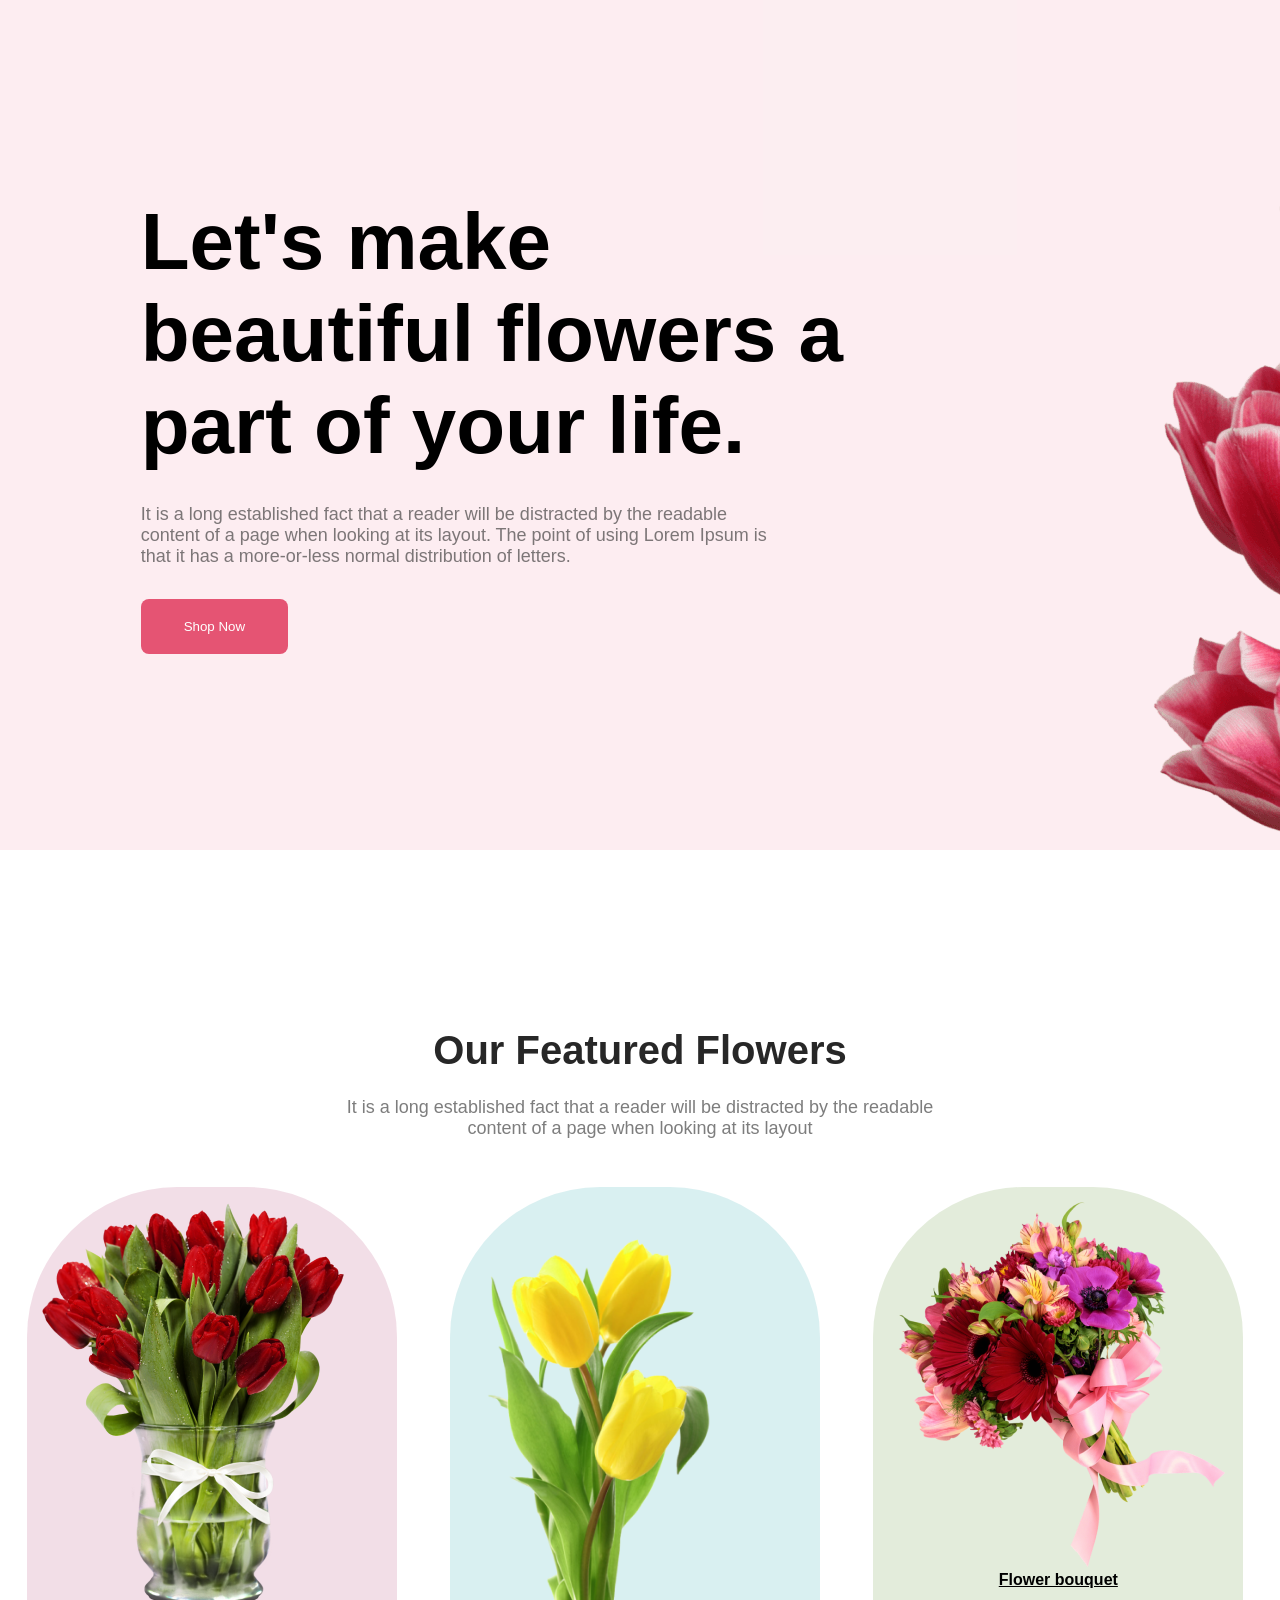
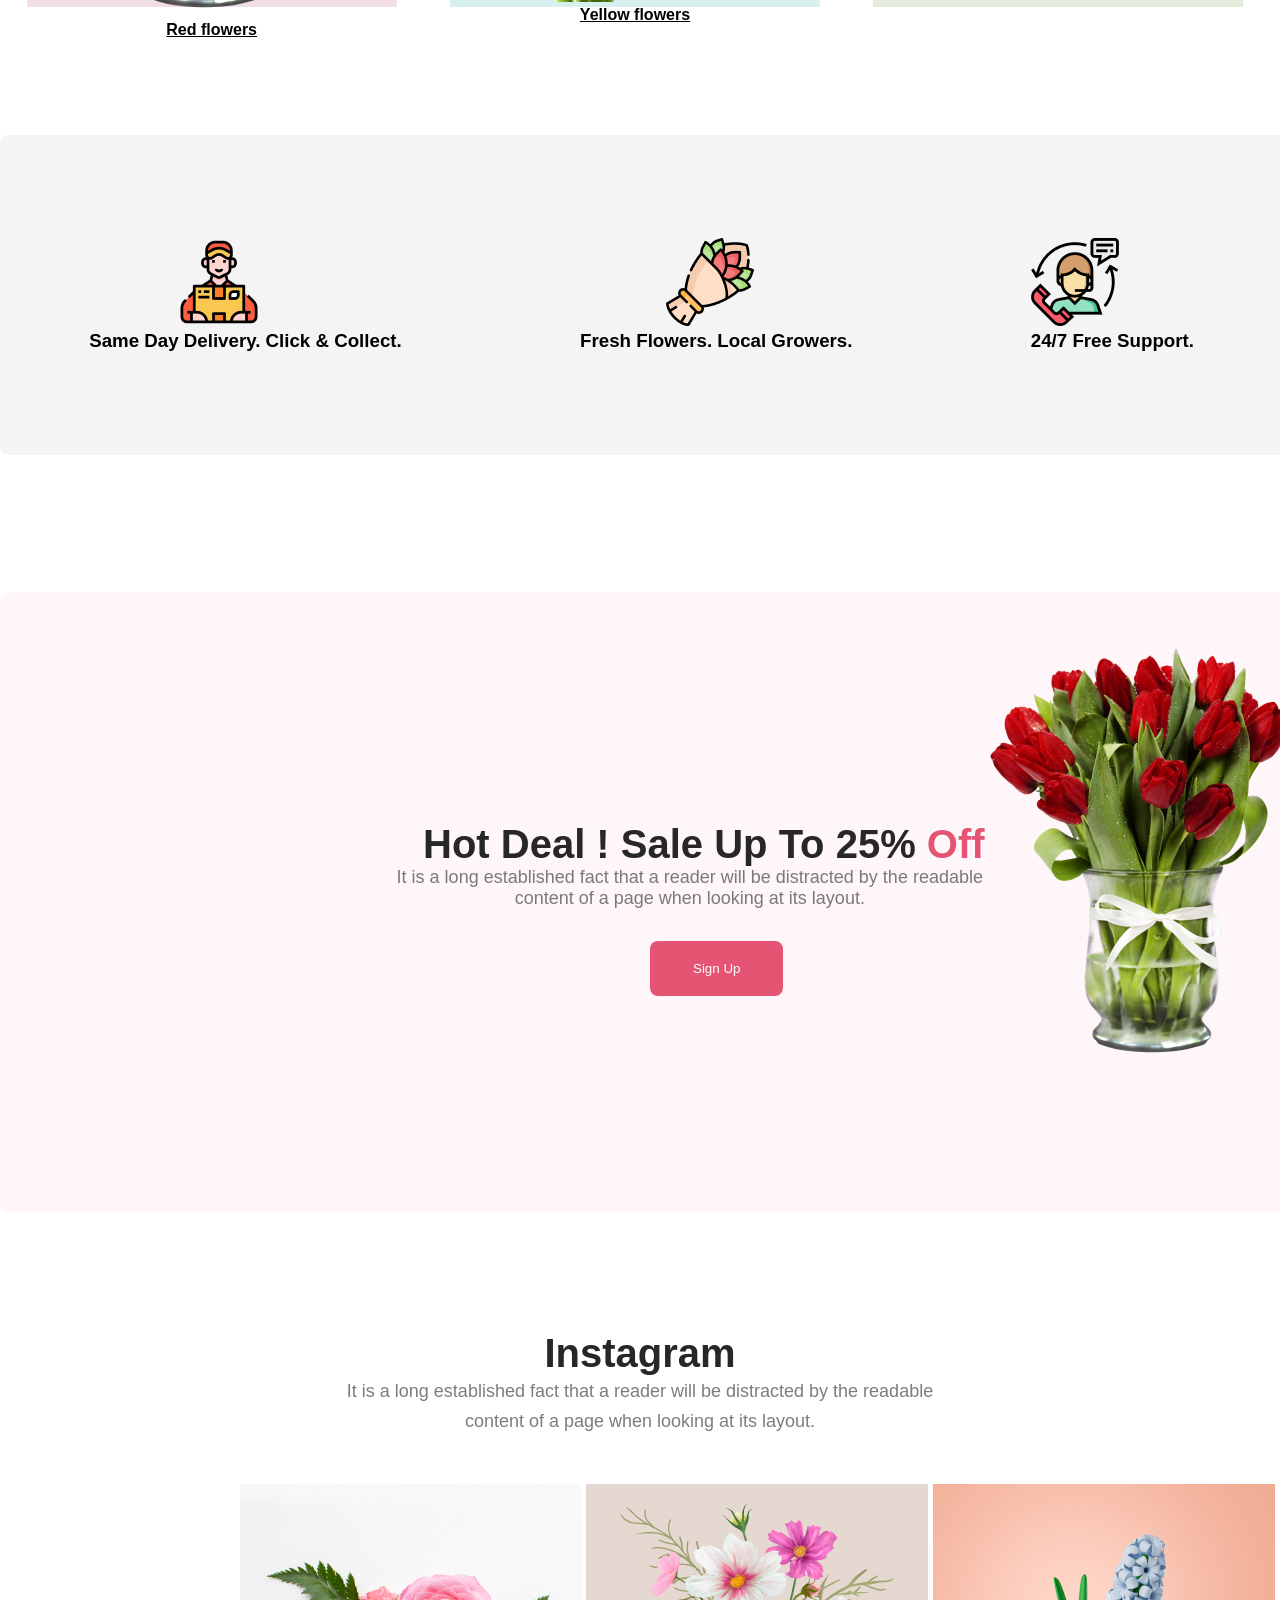
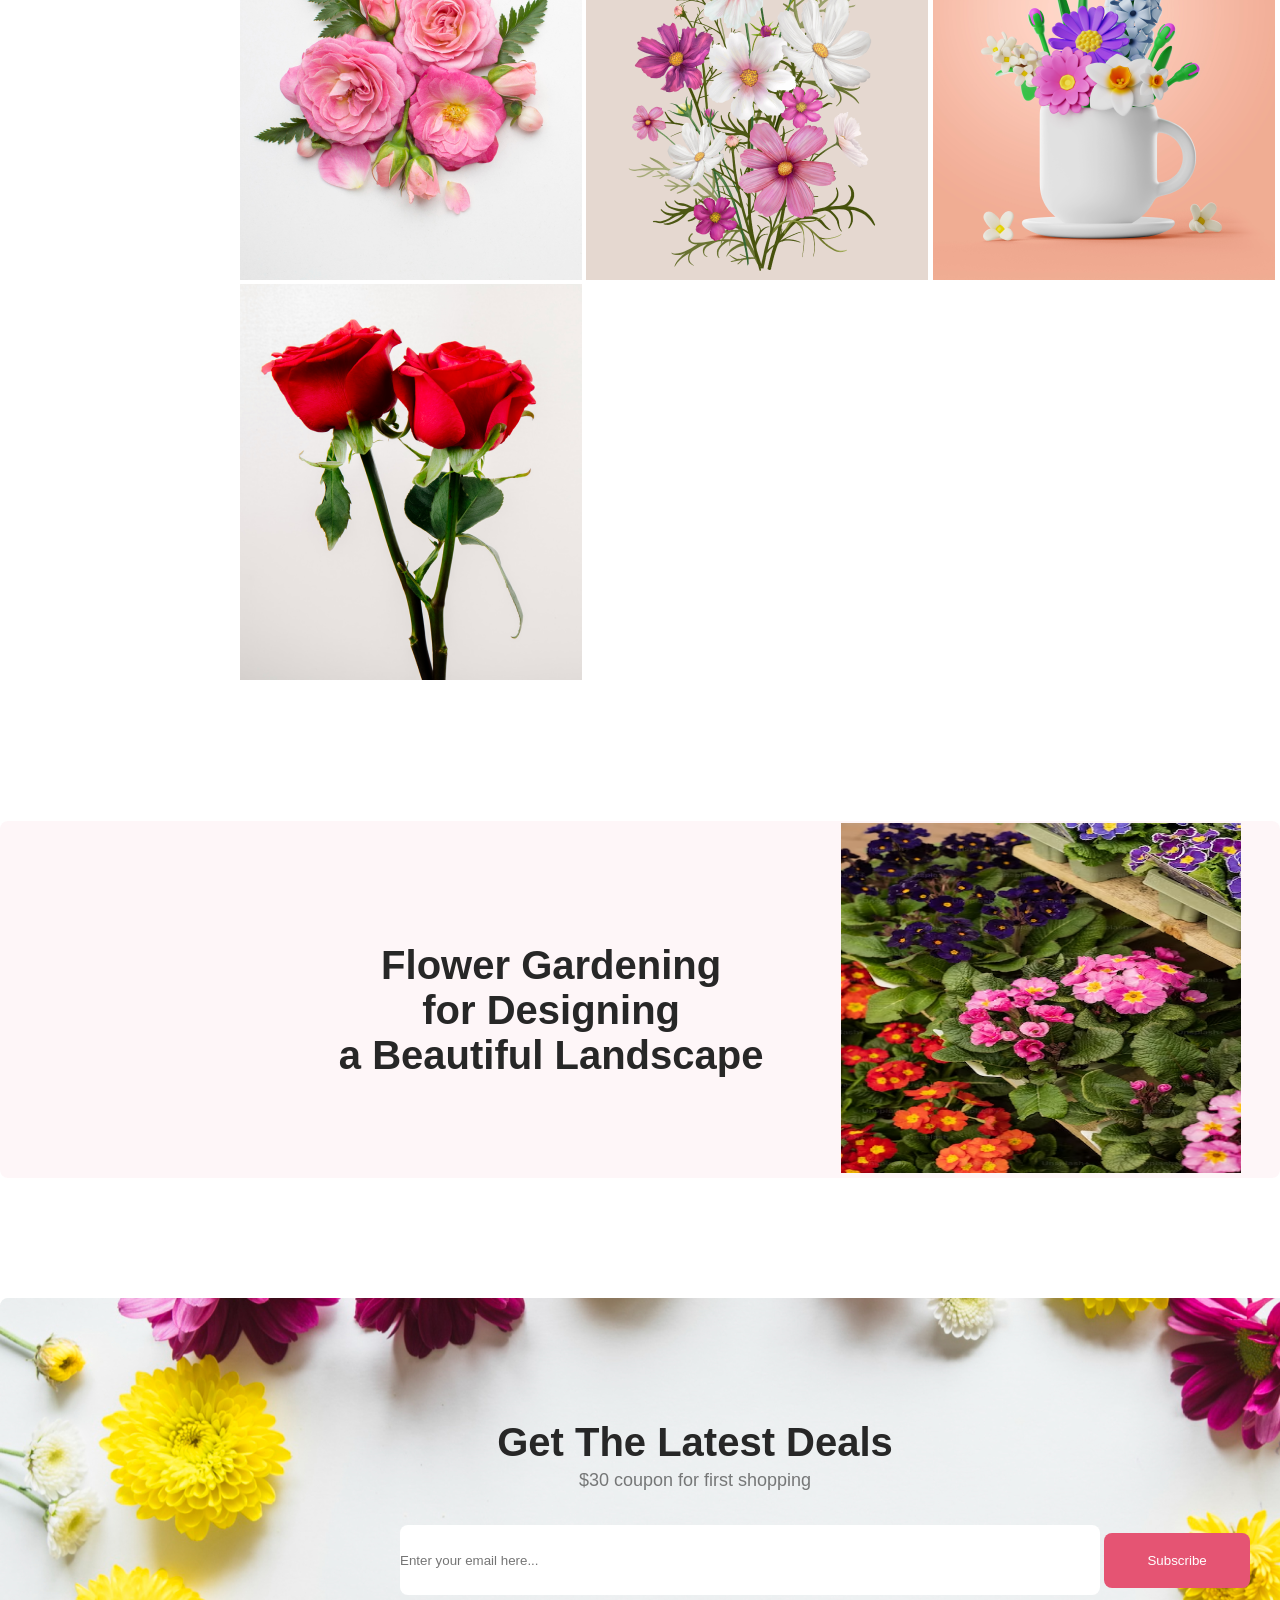
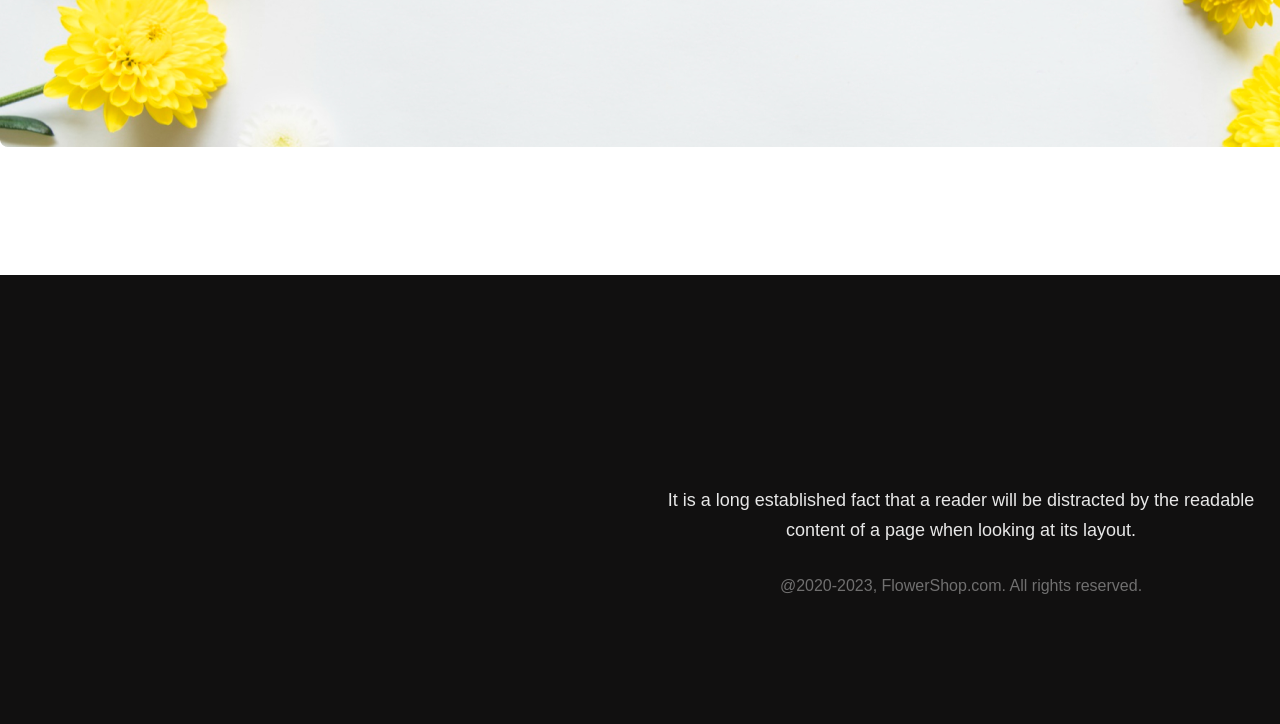
<file: flower-shop-assignment/Traial/index.html>
<!DOCTYPE html>
<html lang="en">

<head>
    <meta charset="UTF-8">
    <meta name="viewport" content="width=device-width, initial-scale=1.0">
    <title>Online Flower Shop</title>
    <link rel="stylesheet" href="style/style.css">
</head>

<body>
    <header>
        <!-- this is the heading section -->
        <section class="banner">
            <div class="text">
                <h1 class="text-title">Let's make <br> beautiful flowers a
                    <br> part of your life.
                </h1>
                <p class="text-description">It is a long established fact that a reader will be distracted by the readable
                    <br> content of a page when looking at its layout. The point of using Lorem Ipsum is <br> that
                    it has a more-or-less normal distribution of letters.
                </p>
                <input class="btn" type="button" value="Shop Now">
            </div>
            <div class="photo">
                <img src="../Flower Asset/pngwing 10.png" alt="">
            </div>
        </section>

    </header>
    <main>
        <!-- main feature section start -->
        <section>
            <h3 class="section-title">Our Featured Flowers</h3>
            <p class="section-description">It is a long established fact that a reader will be distracted by the
                readable <br>
                content of a page when looking at its layout</p>

            <box class="picture-container">
                <div class="picture1">
                    <img src="../Flower Asset/pngwing 8.png" alt="">
                    <figcaption class="fig-align">Red flowers </figcaption>
                </div>
                <div class="picture2">
                    <img width="270px" src="../Flower Asset/pngwing 7.png" alt="">
                    <figcaption class="fig-align">Yellow flowers</figcaption>
                </div>
                <div class="picture3">
                    <img src="../Flower Asset/pngwing 5.png" alt="">
                    <figcaption class="fig-align">Flower bouquet</figcaption>
                </box>

            </div>
        </section>
        <section class="box">
            <div>
                <img class="icon" src="../Flower Asset/Group 57.png" alt="">
                <h3>Same Day Delivery. Click & Collect.</h3>
            </div>
            <div>
                <img src="../Flower Asset/Group 58.png" alt="" class="icon">
                <h3 class="icon-descrip">Fresh Flowers. Local Growers.</h3>
            </div>
            <div>
                <img src="../Flower Asset/Group 59.png" alt="" class="icon3">
                <h3 class="icon-descrip">24/7 Free Support.</h3>
            </div>
        </section>

        <!-- This is the hot deal section -->
        <section class="hot-deal-container">
                <div>
                    <h1 class="container-title">Hot Deal ! Sale Up To 25% <span>Off</span> </h1>
                    <p class="container-title-describe">It is a long established fact that a reader will be distracted by the readable<br>content of a
                        page when looking at its layout.</p>
                    <input id="btn-change" class="btn" type="button" value="Sign Up">
                </div>
                <div class="photo">
                    <img class="deal-photo" src="../Flower Asset/pngwing 8.png" alt="">
                </div>
        </section>
        <!-- instagram -->
        <section class="instagram-container">
            <h1 class="instagram-title">Instagram</h1>
            <p class="title-description">It is a long established fact that a reader will be distracted by the readable
                <br>content of a page when looking at its layout.
            </p>
            <div class="image-container">
                <img src="../Flower Asset/Flower 01.png" alt="">
                <img src="../Flower Asset/Rectangle 4.png" alt="">
                <img src="../Flower Asset/Rectangle 5.png" alt="">
                <img src="../Flower Asset/Rectangle 6.png" alt="">
            </div>
        </section>
        <section class="Flower-gardening">
            <div>
                <h1 id="garden-title" class="latest-title">Flower Gardening <br> for
                Designing <br> a Beautiful Landscape</h1>
            </div>
            <div>
                <img id="garden-photo" src="../Flower Asset/flower.png" alt="">
            </div>
        </section>
        <!-- get the latest details -->
        <section class="latest-details">
            <h1 class="latest-title">Get The Latest Deals</h1>
            <p class="latest-title-description">$30 coupon for first shopping</p>
            <div class="place">
                <input placeholder="Enter your email here..." type="text" class="email">
                <button class="btn">Subscribe</button>
            </div>
        </section>

    </main>
    <footer>
        <section class="flowershop-container">
            <p class="flowershop-description">It is a long established fact that a reader will be distracted by the
                readable <br> content of a page when looking at its layout.</p>
            <p class="end-description">@2020-2023, FlowerShop.com. All rights reserved. </p>
        </section>
    </footer>
</body>
</html>
</file>
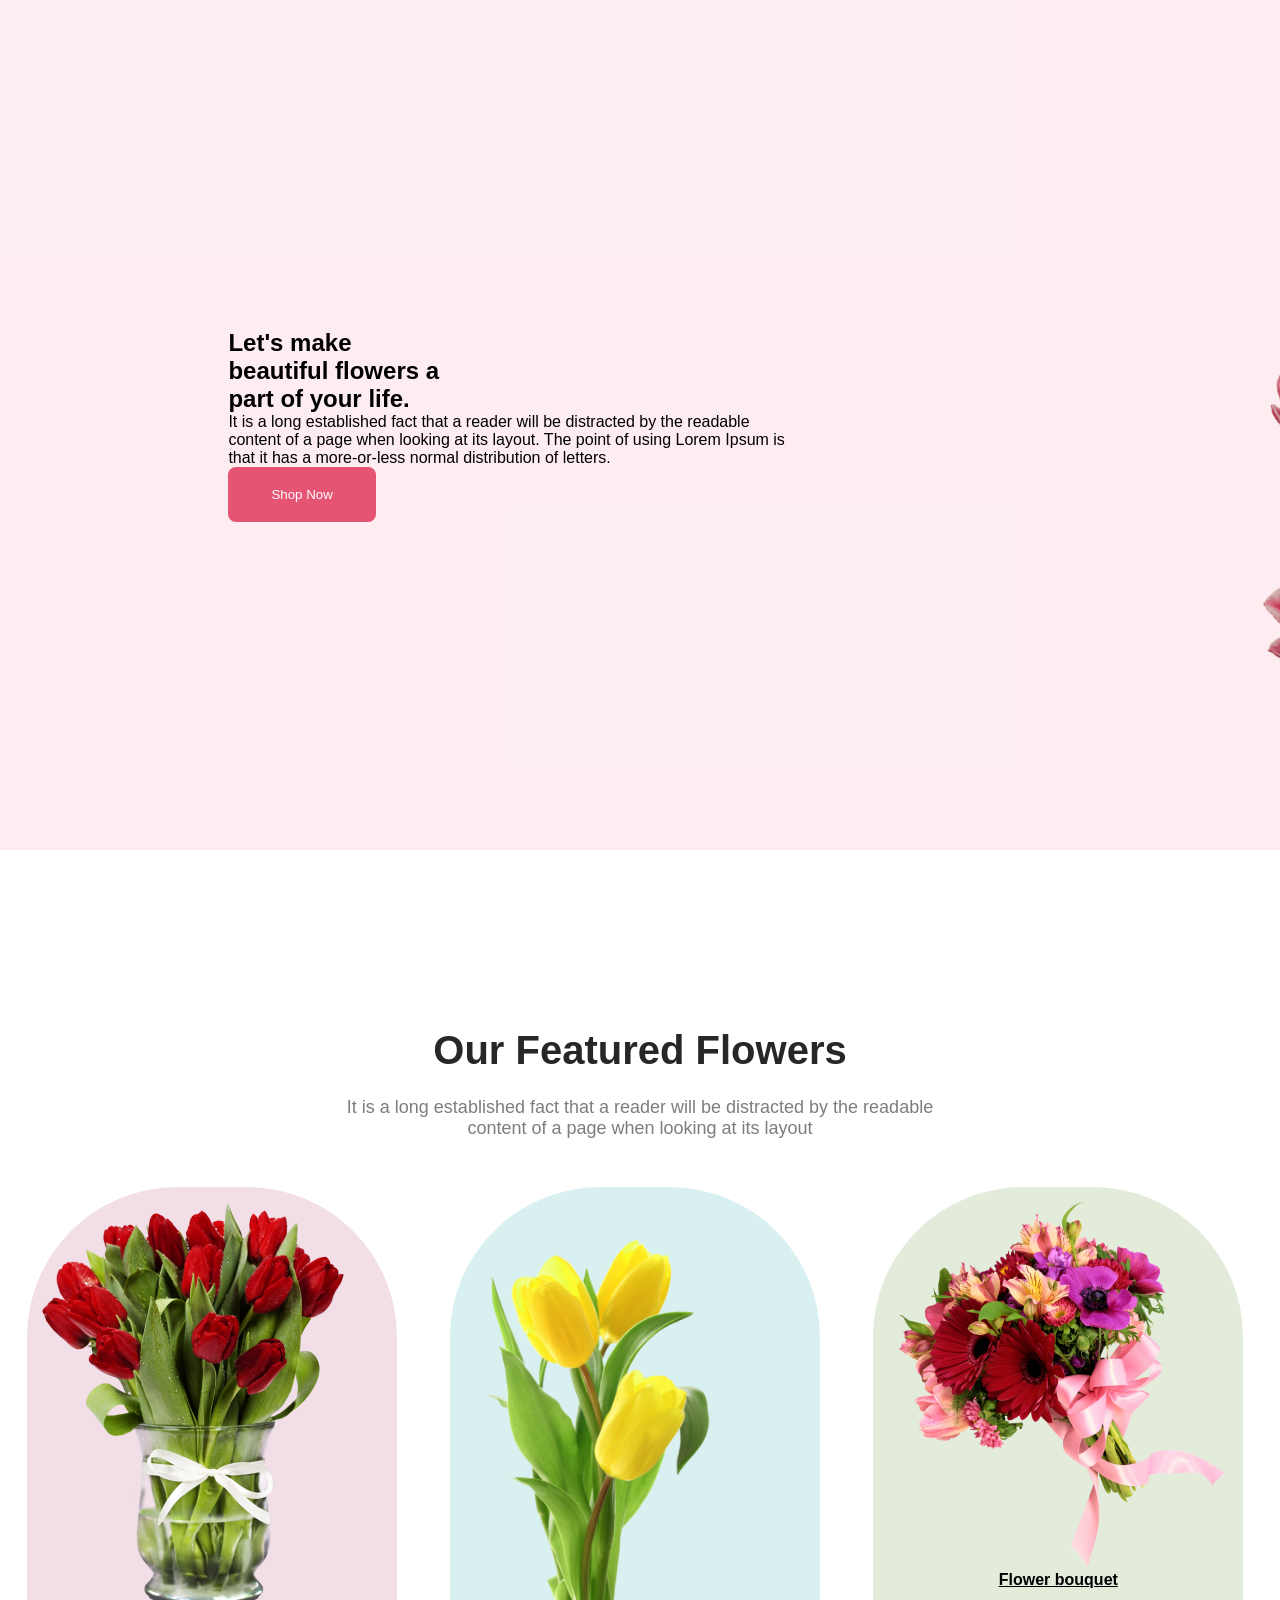
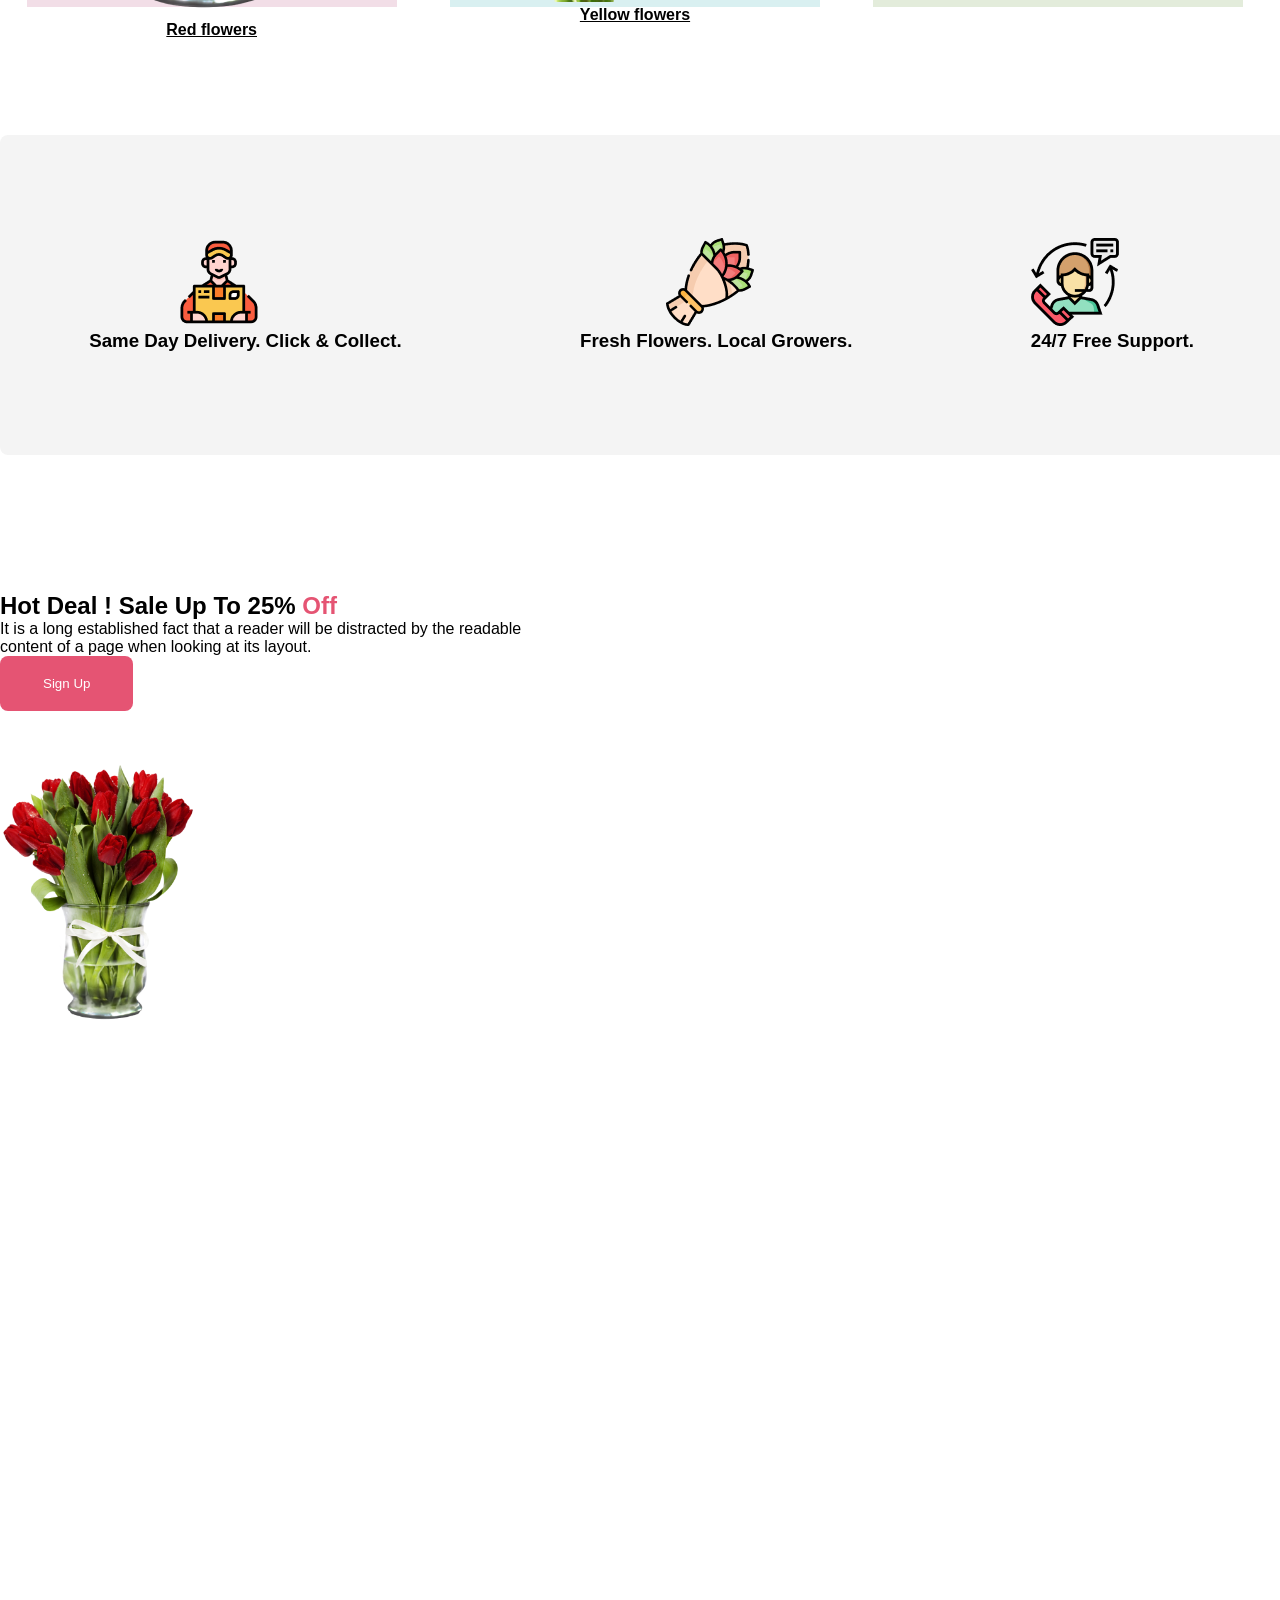
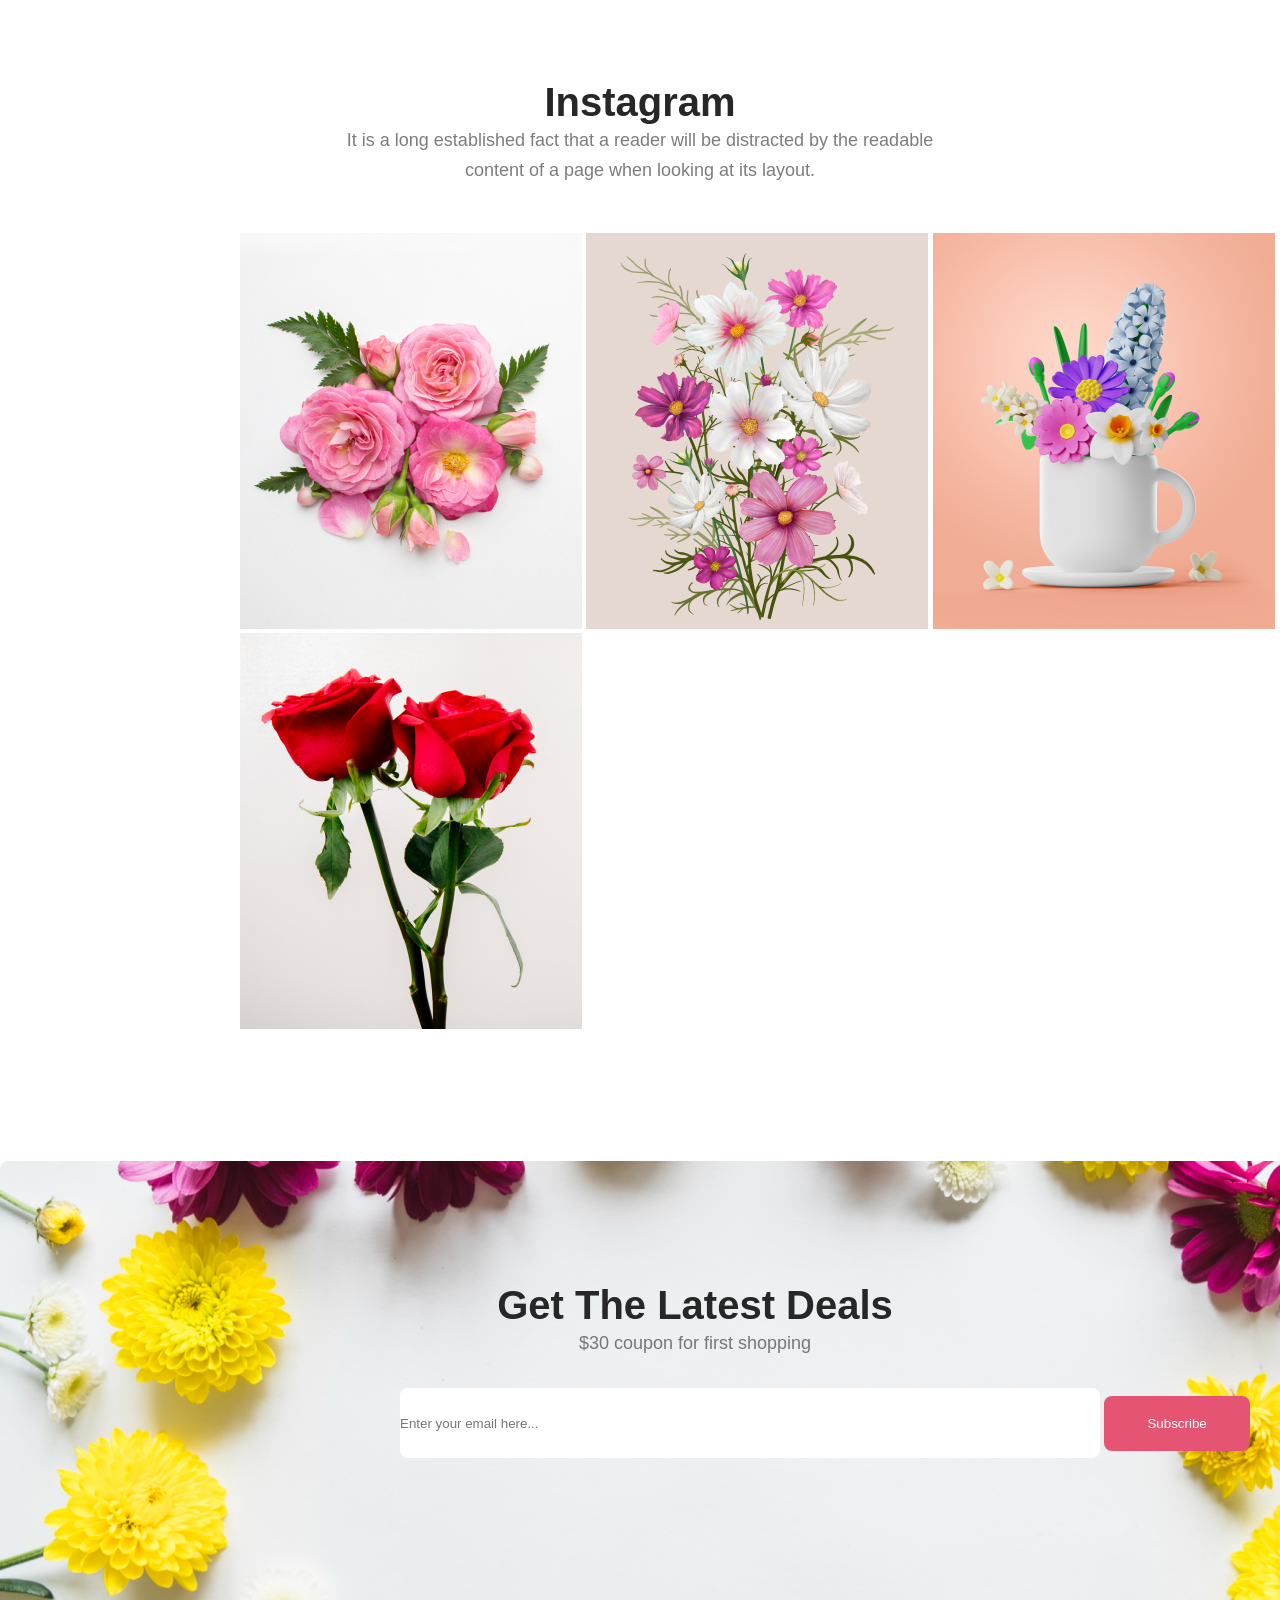
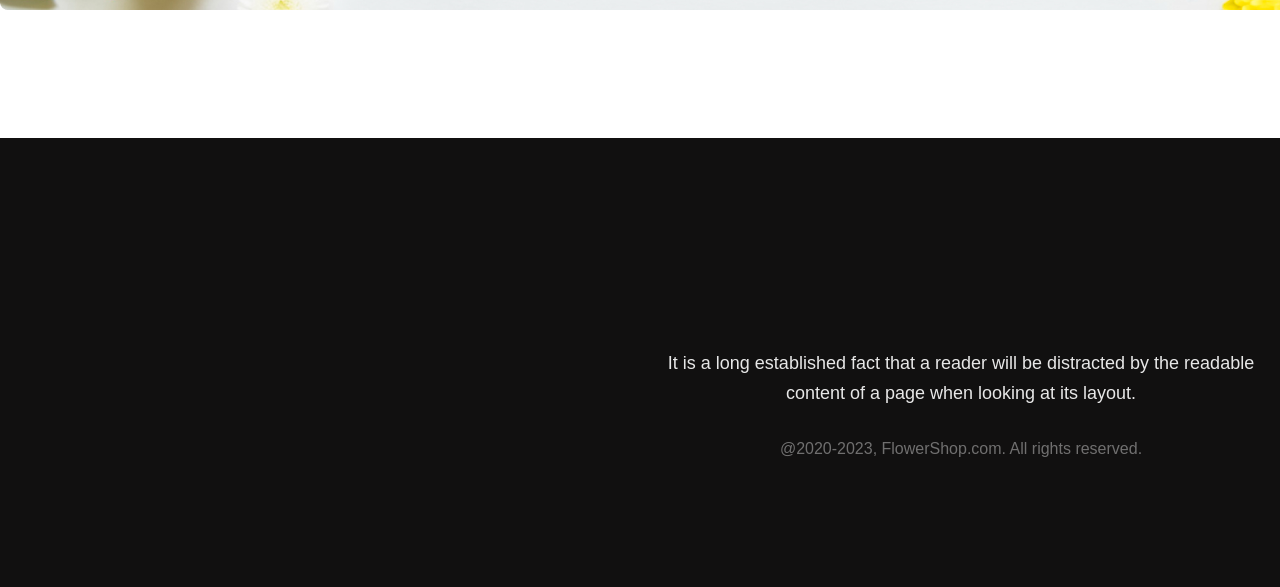
<file: flower-shop-assignment/Traial/traial.html>
<!DOCTYPE html>
<html lang="en">

<head>
    <meta charset="UTF-8">
    <meta name="viewport" content="width=device-width, initial-scale=1.0">
    <title>Online Flower Shop</title>
    <link rel="stylesheet" href="style/style.css">
</head>

<body>
    <header>
    <!-- this is the heading section -->
        <section>
            <div class="banner">
                <div class="text">
                    <h1 class="title">Let's make <br> beautiful flowers a
                    <br> part of your life.</h1>
                    <p class="paragraph">It is a long established fact that a reader will be distracted by the readable
                    <br> content of a page when looking at its layout. The point of using Lorem Ipsum is <br> that it has a more-or-less normal distribution of letters.</p>
                    <input class="btn" type="button" value="Shop Now">
                </div>
                <div class="banner-photo">
                    <img width="450px" src="../Flower Asset/pngwing 10.png" alt="">

                </div>
            </div>

        </section>

    </header>
    <main>
        <!-- our feature -->
        <section>
            <h3 class="section-title">Our Featured Flowers</h3>
            <p class="section-description">It is a long established fact that a reader will be distracted by the readable <br>
            content of a page when looking at its layout</p>            
        
            <div class="picture-container">
                <div class="picture1">
                    <img src="../Flower Asset/pngwing 8.png" alt="">
                    <figcaption class="fig-align">Red flowers </figcaption>
                </div>
                <div class="picture2">
                    <img width="270px" src="../Flower Asset/pngwing 7.png" alt="">
                    <figcaption class="fig-align">Yellow flowers</figcaption>
                </div>
                <div class="picture3">
                    <img src="../Flower Asset/pngwing 5.png" alt="">
                    <figcaption class="fig-align">Flower bouquet</figcaption>
                </div>

            </div>   
        </section>
        <section class="box">
            <div>
            <img class="icon" src="../Flower Asset/Group 57.png" alt="">
            <h3>Same Day Delivery. Click & Collect.</h3>
            </div>
            <div>
            <img src="../Flower Asset/Group 58.png" alt="" class="icon">
            <h3 class="icon-descrip">Fresh Flowers. Local Growers.</h3>
            </div>
            <div>
            <img src="../Flower Asset/Group 59.png" alt="" class="icon3">
            <h3 class="icon-descrip">24/7 Free Support.</h3>
            </div>
        </section>
        
    <!-- This is the hot deal section -->
        <section>
            <div class="section">
                <div class="head">
                    <h1>Hot Deal ! Sale Up To 25% <span>Off</span> </h1>
                    <p>It is a long established fact that a reader will be distracted by the readable<br>content of a
                        page when looking at its layout.</p>
                    <input class="btn change" type="button" value="Sign Up">
                </div>
                <div class="photo">
                    <img width="200px" src="../Flower Asset/pngwing 8.png" alt="">
                </div>
            </div>
        </section>

    <!-- instagram -->
        <section class="instagram-container">
            <h1 class="instagram-title">Instagram</h1>
            <p class="title-description">It is a long established fact that a reader will be distracted by the readable <br>content of a page when looking at its layout.</p>
            <div class="image-container">
                <img  src="../Flower Asset/Flower 01.png" alt="">
                <img  src="../Flower Asset/Rectangle 4.png" alt="">
                <img  src="../Flower Asset/Rectangle 5.png" alt="">
                <img  src="../Flower Asset/Rectangle 6.png" alt="">
            </div>
        </section>


    <!-- get the latest details -->
      <section class="latest-details">
        <h1 class="latest-title">Get The Latest Deals</h1>
        <p class="latest-title-description">$30 coupon for first shopping</p>
        <div class="place"> 
        <input placeholder="Enter your email here..." type="text" class="email">
        <button class="btn">Subscribe</button>
        </div>
      </section>  
    </main>
    <footer>
        <section class="flowershop-container">
            <p class="flowershop-description">It is a long established fact that a reader will be distracted by the readable <br> content of a page when looking at its layout.</p>
            <p class="end-description">@2020-2023, FlowerShop.com. All rights reserved. </p>
        </section>

    </footer>
</body>

</html>
</file>
<file: flower-shop-assignment/Traial/style/style.css>
* {
    margin: 0px;
    padding: 0px;
    font-family: 'Segoe UI', Tahoma, Geneva, Verdana, sans-serif;
}

.banner {
    display: flex;
    justify-content: space-around;
    align-items: center;
    background-color: rgba(229, 84, 115, 0.10);
    width: 1920px;
    height: 850px;
}

.text-title {
    font-size: 80px;
    padding-bottom: 32px;
}

.text-description {
    color: rgba(39, 39, 39, 0.60);
    font-size: 18px;
    font-weight: 400px;
    padding-bottom: 32px;
}

.btn {
    padding: 20px 43px;
    background-color: #E55473;
    color: white;
    border: none;
    border-radius: 8px;
}

.photo {
    width: 635px;
    height: 800px;
    padding-right: 20px;
    padding-top: 50px;
}

.hot-deal-container {
    display: flex;
    border-radius: 8px;
    background: rgba(229, 84, 115, 0.05);
    width: 1922px;
    height: 620px;
}

.container-title {
    color: #272727;
    font-size: 40px;
    font-weight: 800;
    padding-left: 423px;
    padding-top: 230px;
}

span {
    color: #E55473;
}

.container-title-describe {
    color: rgba(39, 39, 39, 0.60);
    text-align: center;
    font-size: 18px;
    font-weight: 400;
    padding-left: 395px;
}

#btn-change {
    align-items: center;
    justify-content: space-around;
    display: inline-flex;
    padding: 20px 43px;
    align-items: flex-start;
    gap: 10px;
    margin-top: 32px;
    margin-left:650px;
}
.deal-photo{
    width: 318px;
    height: 420px;
}

.section-title {
    color: #272727;
    text-align: center;
    font-size: 40px;
    font-weight: 800;
    padding-top: 178px;
    padding-bottom: 24px;
}

.section-description {
    color: rgba(39, 39, 39, 0.60);
    text-align: center;
    font-size: 18px;
    font-weight: 400;
    padding-bottom: 48px;
}

.picture-container {
    display: flex;
    border-radius: 500px;
    align-items: center;
    justify-content: space-around;
    margin-right: 10px;
    margin-bottom: 10%;

}

.picture1 {
    background: rgba(167, 33, 98, 0.15);
    width: 350px;
    height: 400px;
    align-items: center;
    border-top-left-radius: 150px;
    border-top-right-radius: 150px;
    padding: 10px;

}

.picture2 {
    background: rgba(5, 151, 160, 0.15);
    width: 350px;
    height: 400px;
    border-top-left-radius: 150px;
    border-top-right-radius: 150px;
    padding: 10px;
}

.picture3 {
    background: rgba(71, 125, 17, 0.15);
    width: 350px;
    height: 400px;
    border-top-left-radius: 150px;
    border-top-right-radius: 150px;
    padding: 10px;
}

.fig-align {
    text-align: center;
    text-decoration-line: underline;
    font-weight: bolder;
}

.box {
    display: flex;
    width: 1440px;
    height: 320px;
    margin: auto;
    margin-bottom: 137px;
    justify-content: space-around;
    align-items: center;
    border-radius: 8px;
    background-color: rgba(39, 39, 39, 0.05);
}

.icon {
    width: 88px;
    height: 88px;
    padding-left: 86px;

}

.icon3 {
    padding-right: 232px;

}

.instagram-title {
    color: #272727;
    text-align: center;
    font-size: 40px;
    font-weight: 800;
    margin-top: 119px;
}

.title-description {
    color: rgba(39, 39, 39, 0.60);
    text-align: center;
    font-size: 18px;
    font-style: normal;
    font-weight: 400;
    line-height: 30px;
    margin-bottom: 48px;
}

.image-container {
    margin-left: 240px;
    margin-bottom: 128px;
}

.latest-details {
    width: 1390px;
    height: 449px;
    margin: auto;
    padding: 0px;
    background-image: url('./back\ 9.png');
    margin-bottom: 128px;
}

.latest-title {
    color: #272727;
    text-align: center;
    font-size: 40px;
    font-weight: 800;
    padding-top: 122px;
    padding-left: 534;
}

.latest-title-description {
    color: rgba(39, 39, 39, 0.60);
    text-align: center;
    font-size: 18px;
    font-weight: 400;
    line-height: 30px;
}

.email {
    border: none;
    width: 700px;
    height: 70px;
    border-radius: 8px;
    background: #FFF;

}
.place {
    margin-top: 30px;
    padding-left: 400px;
    justify-content: space-around;
    align-items: center;
}
.flowershop-container {
    background-color: #111010;
    width: 1922px;
    height: 449px;
}
.flowershop-description {
    color: rgba(255, 255, 255, 0.90);
    text-align: center;
    font-size: 18px;
    font-weight: 400;
    line-height: 30px;
    padding-top: 210px;
    justify-content: space-around;
    margin-bottom: 32px;
}
.end-description {
    color: rgba(255, 255, 255, 0.40);
    text-align: center;
    font-size: 16px;
    font-weight: 400;
}
.Flower-gardening{
    display: flex;
    justify-content: space-around;
    align-items: center;
    margin-top: 137px;
    margin-bottom: 120px;
    border-radius: 8px;
    background: rgba(229, 84, 115, 0.05);
}
#garden-photo{
    width: 400px;
    height: 350px;
}
#garden-title{
    padding-left: 300px;
    padding-bottom: 100px;
}
</file>
